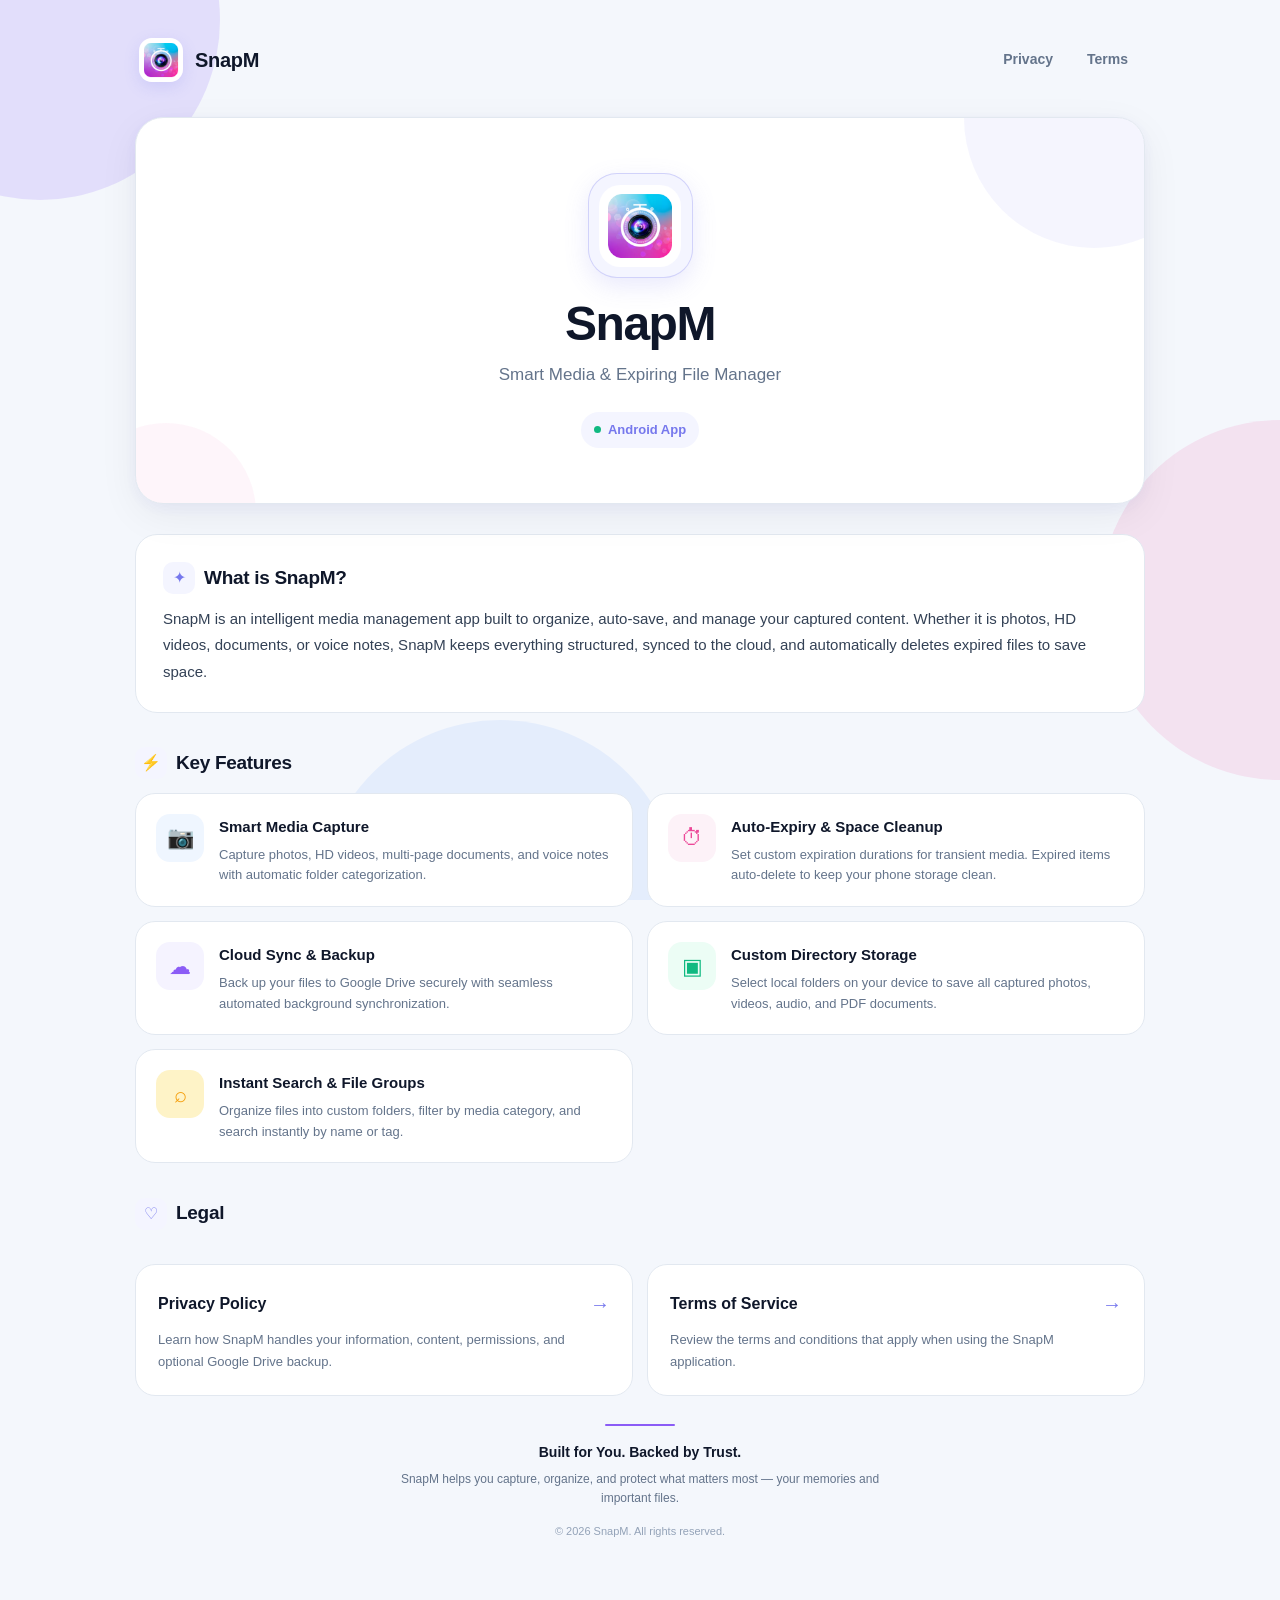
<file: snapM/index.html>
<!DOCTYPE html>
<html lang="en">
<head>
    <meta charset="UTF-8">
    <meta name="viewport" content="width=device-width, initial-scale=1.0">

    <title>SnapM - Smart Media & Expiring File Manager</title>

    <meta
        name="description"
        content="SnapM is a smart media management app for capturing, organizing, backing up, and managing photos, videos, documents, and voice notes."
    >

    <link rel="stylesheet" href="style.css">
</head>

<body>

    <div class="background">
        <div class="blob blob-one"></div>
        <div class="blob blob-two"></div>
        <div class="blob blob-three"></div>
    </div>

    <div class="container">

        <header>
            <a href="index.html" class="brand">
                <img src="icon.png" alt="SnapM logo" class="brand-logo">
                <span class="brand-name">SnapM</span>
            </a>

            <nav class="nav">
                <a href="privacy-policy.html">Privacy</a>
                <a href="terms-of-service.html">Terms</a>
            </nav>
        </header>


        <section class="hero">
            <div class="hero-content">

                <div class="logo-container">
                    <img src="icon.png" alt="SnapM" class="logo">
                </div>

                <h1>SnapM</h1>

                <p class="tagline">
                    Smart Media &amp; Expiring File Manager
                </p>

                <div class="version">
                    <span class="version-dot"></span>
                    Android App
                </div>

            </div>
        </section>


        <section class="intro">

            <div class="section-heading">
                <div class="section-icon">✦</div>
                <h2>What is SnapM?</h2>
            </div>

            <p>
                SnapM is an intelligent media management app built to
                organize, auto-save, and manage your captured content.
                Whether it is photos, HD videos, documents, or voice notes,
                SnapM keeps everything structured, synced to the cloud, and
                automatically deletes expired files to save space.
            </p>

        </section>


        <div class="section-heading features-title">
            <div class="section-icon">⚡</div>
            <h2>Key Features</h2>
        </div>

        <section class="features">

            <article class="feature">
                <div class="feature-icon blue">📷</div>
                <div>
                    <h3>Smart Media Capture</h3>
                    <p>
                        Capture photos, HD videos, multi-page documents,
                        and voice notes with automatic folder categorization.
                    </p>
                </div>
            </article>

            <article class="feature">
                <div class="feature-icon pink">⏱</div>
                <div>
                    <h3>Auto-Expiry &amp; Space Cleanup</h3>
                    <p>
                        Set custom expiration durations for transient media.
                        Expired items auto-delete to keep your phone storage clean.
                    </p>
                </div>
            </article>

            <article class="feature">
                <div class="feature-icon purple">☁</div>
                <div>
                    <h3>Cloud Sync &amp; Backup</h3>
                    <p>
                        Back up your files to Google Drive securely with
                        seamless automated background synchronization.
                    </p>
                </div>
            </article>

            <article class="feature">
                <div class="feature-icon green">▣</div>
                <div>
                    <h3>Custom Directory Storage</h3>
                    <p>
                        Select local folders on your device to save all
                        captured photos, videos, audio, and PDF documents.
                    </p>
                </div>
            </article>

            <article class="feature">
                <div class="feature-icon orange">⌕</div>
                <div>
                    <h3>Instant Search &amp; File Groups</h3>
                    <p>
                        Organize files into custom folders, filter by media
                        category, and search instantly by name or tag.
                    </p>
                </div>
            </article>

        </section>


        <div class="section-heading features-title">
            <div class="section-icon">♡</div>
            <h2>Legal</h2>
        </div>

        <section class="legal">

            <a href="privacy-policy.html" class="legal-card">
                <div class="legal-card-top">
                    <h3>Privacy Policy</h3>
                    <span class="arrow">→</span>
                </div>

                <p>
                    Learn how SnapM handles your information, content,
                    permissions, and optional Google Drive backup.
                </p>
            </a>

            <a href="terms-of-service.html" class="legal-card">
                <div class="legal-card-top">
                    <h3>Terms of Service</h3>
                    <span class="arrow">→</span>
                </div>

                <p>
                    Review the terms and conditions that apply when
                    using the SnapM application.
                </p>
            </a>

        </section>


        <footer>
            <div class="footer-divider"></div>

            <div class="footer-title">
                Built for You. Backed by Trust.
            </div>

            <p class="footer-text">
                SnapM helps you capture, organize, and protect what matters
                most — your memories and important files.
            </p>

            <div class="copyright">
                © 2026 SnapM. All rights reserved.
            </div>
        </footer>

    </div>

</body>
</html>
</file>
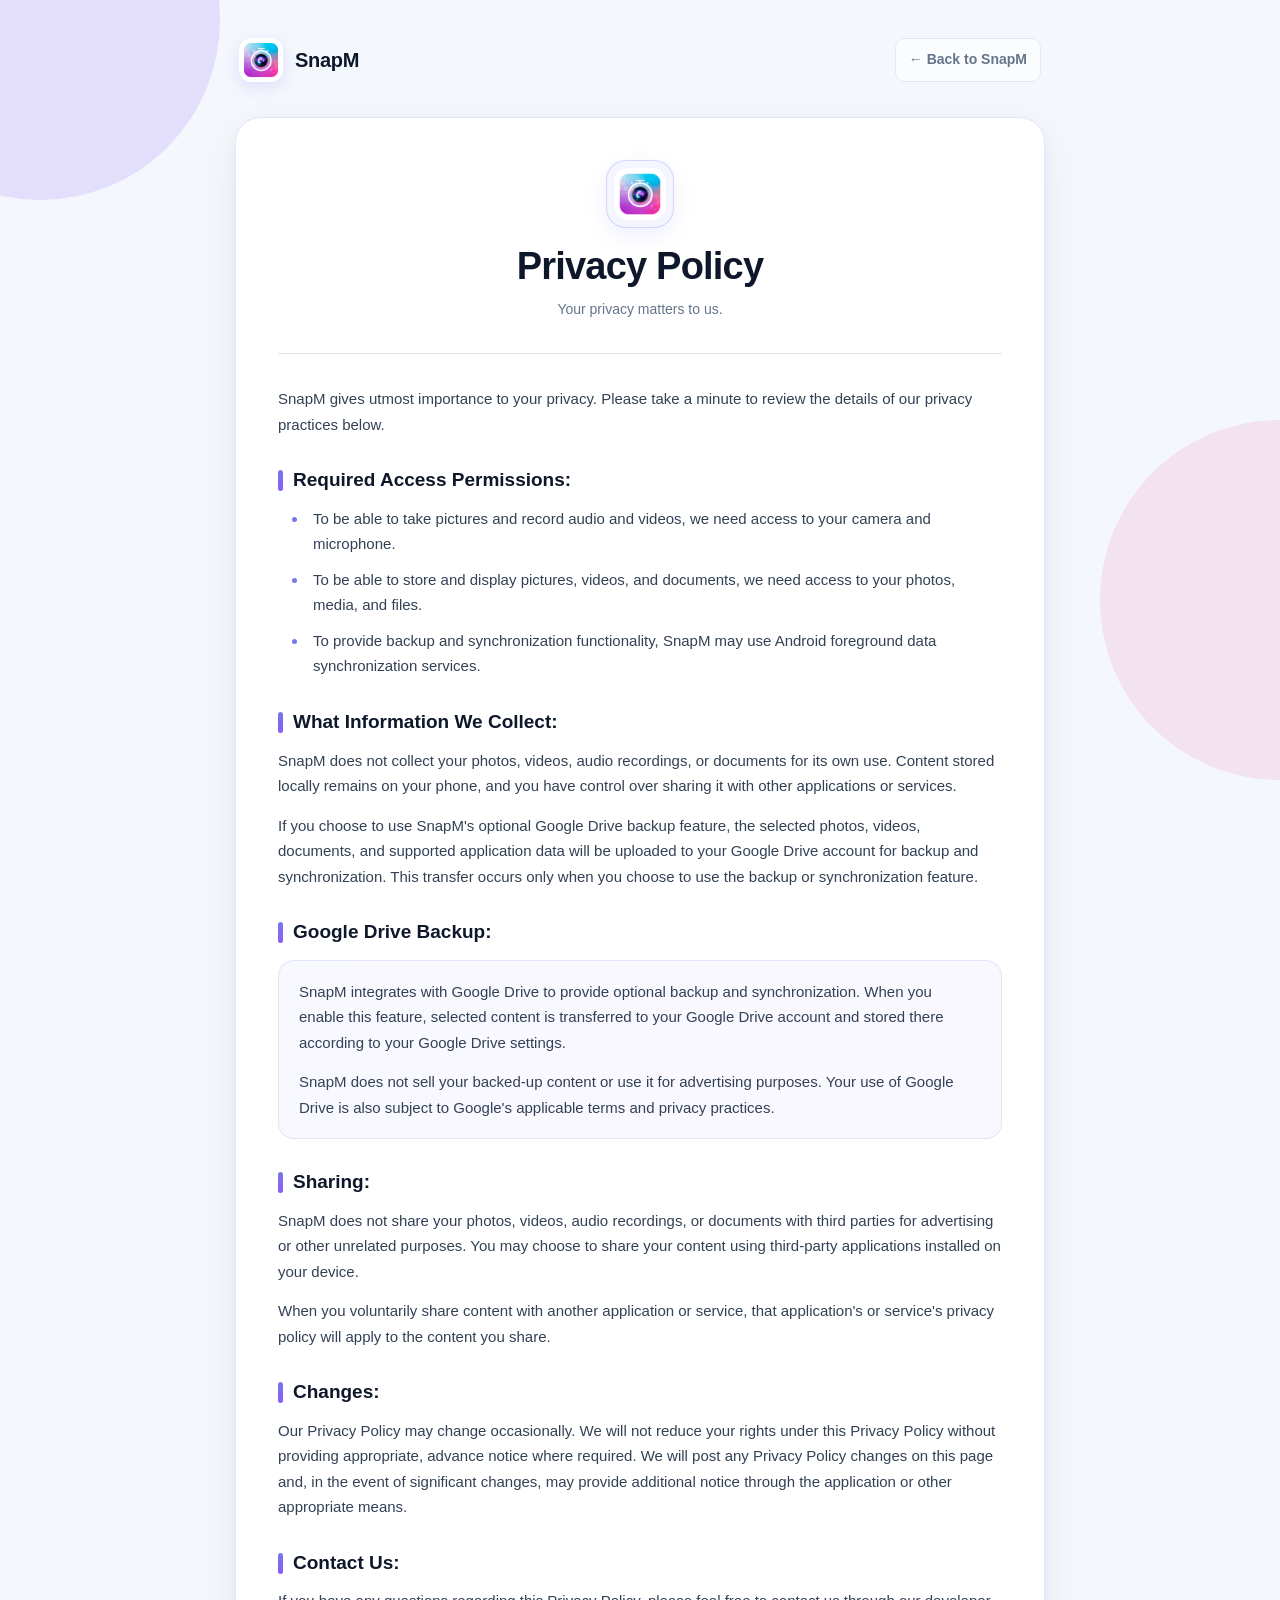
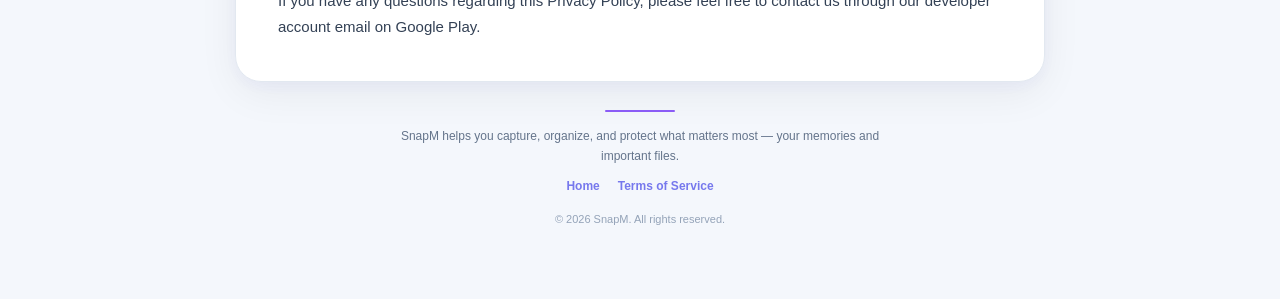
<file: snapM/privacy-policy.html>
<!DOCTYPE html>
<html lang="en">
<head>
    <meta charset="UTF-8">
    <meta name="viewport" content="width=device-width, initial-scale=1.0">

    <title>SnapM - Privacy Policy</title>

    <meta
        name="description"
        content="SnapM Privacy Policy"
    >

    <link rel="stylesheet" href="style.css">
</head>

<body>

    <div class="background">
        <div class="blob blob-one"></div>
        <div class="blob blob-two"></div>
        <div class="blob blob-three"></div>
    </div>

    <div class="container narrow">

        <header>

            <a href="index.html" class="brand">
                <img src="icon.png" alt="SnapM logo" class="brand-logo">
                <span class="brand-name">SnapM</span>
            </a>

            <a href="index.html" class="back-link">
                ← Back to SnapM
            </a>

        </header>


        <main class="policy-card">

            <div class="title-area">

                <div class="title-icon">
                    <img src="icon.png" alt="SnapM">
                </div>

                <h1>Privacy Policy</h1>

                <p class="subtitle">
                    Your privacy matters to us.
                </p>

            </div>


            <div class="content">

                <section>
                    <p>
                        SnapM gives utmost importance to your privacy. Please take a minute to review the details of our privacy practices below.
                    </p>
                </section>


                <section>

                    <h2>Required Access Permissions:</h2>

                    <ul>
                        <li>
                            To be able to take pictures and record audio and videos, we need access to your camera and microphone.
                        </li>

                        <li>
                            To be able to store and display pictures, videos, and documents, we need access to your photos, media, and files.
                        </li>

                        <li>
                            To provide backup and synchronization functionality, SnapM may use Android foreground data synchronization services.
                        </li>
                    </ul>

                </section>


                <section>

                    <h2>What Information We Collect:</h2>

                    <p>
                        SnapM does not collect your photos, videos, audio recordings, or documents for its own use. Content stored locally remains on your phone, and you have control over sharing it with other applications or services.
                    </p>

                    <p>
                        If you choose to use SnapM's optional Google Drive backup feature, the selected photos, videos, documents, and supported application data will be uploaded to your Google Drive account for backup and synchronization. This transfer occurs only when you choose to use the backup or synchronization feature.
                    </p>

                </section>


                <section>

                    <h2>Google Drive Backup:</h2>

                    <div class="highlight">

                        <p>
                            SnapM integrates with Google Drive to provide optional backup and synchronization. When you enable this feature, selected content is transferred to your Google Drive account and stored there according to your Google Drive settings.
                        </p>

                        <p>
                            SnapM does not sell your backed-up content or use it for advertising purposes. Your use of Google Drive is also subject to Google's applicable terms and privacy practices.
                        </p>

                    </div>

                </section>


                <section>

                    <h2>Sharing:</h2>

                    <p>
                        SnapM does not share your photos, videos, audio recordings, or documents with third parties for advertising or other unrelated purposes. You may choose to share your content using third-party applications installed on your device.
                    </p>

                    <p>
                        When you voluntarily share content with another application or service, that application's or service's privacy policy will apply to the content you share.
                    </p>

                </section>


                <section>

                    <h2>Changes:</h2>

                    <p>
                        Our Privacy Policy may change occasionally. We will not reduce your rights under this Privacy Policy without providing appropriate, advance notice where required. We will post any Privacy Policy changes on this page and, in the event of significant changes, may provide additional notice through the application or other appropriate means.
                    </p>

                </section>


                <section>

                    <h2>Contact Us:</h2>

                    <p>
                        If you have any questions regarding this Privacy Policy, please feel free to contact us through our developer account email on Google Play.
                    </p>

                </section>

            </div>

        </main>


        <footer>

            <div class="footer-divider"></div>

            <p class="footer-text">
                SnapM helps you capture, organize, and protect what matters most
                — your memories and important files.
            </p>

            <div class="footer-links">
                <a href="index.html">Home</a>
                <a href="terms-of-service.html">Terms of Service</a>
            </div>

            <p class="copyright">
                © 2026 SnapM. All rights reserved.
            </p>

        </footer>

    </div>

</body>
</html>
</file>
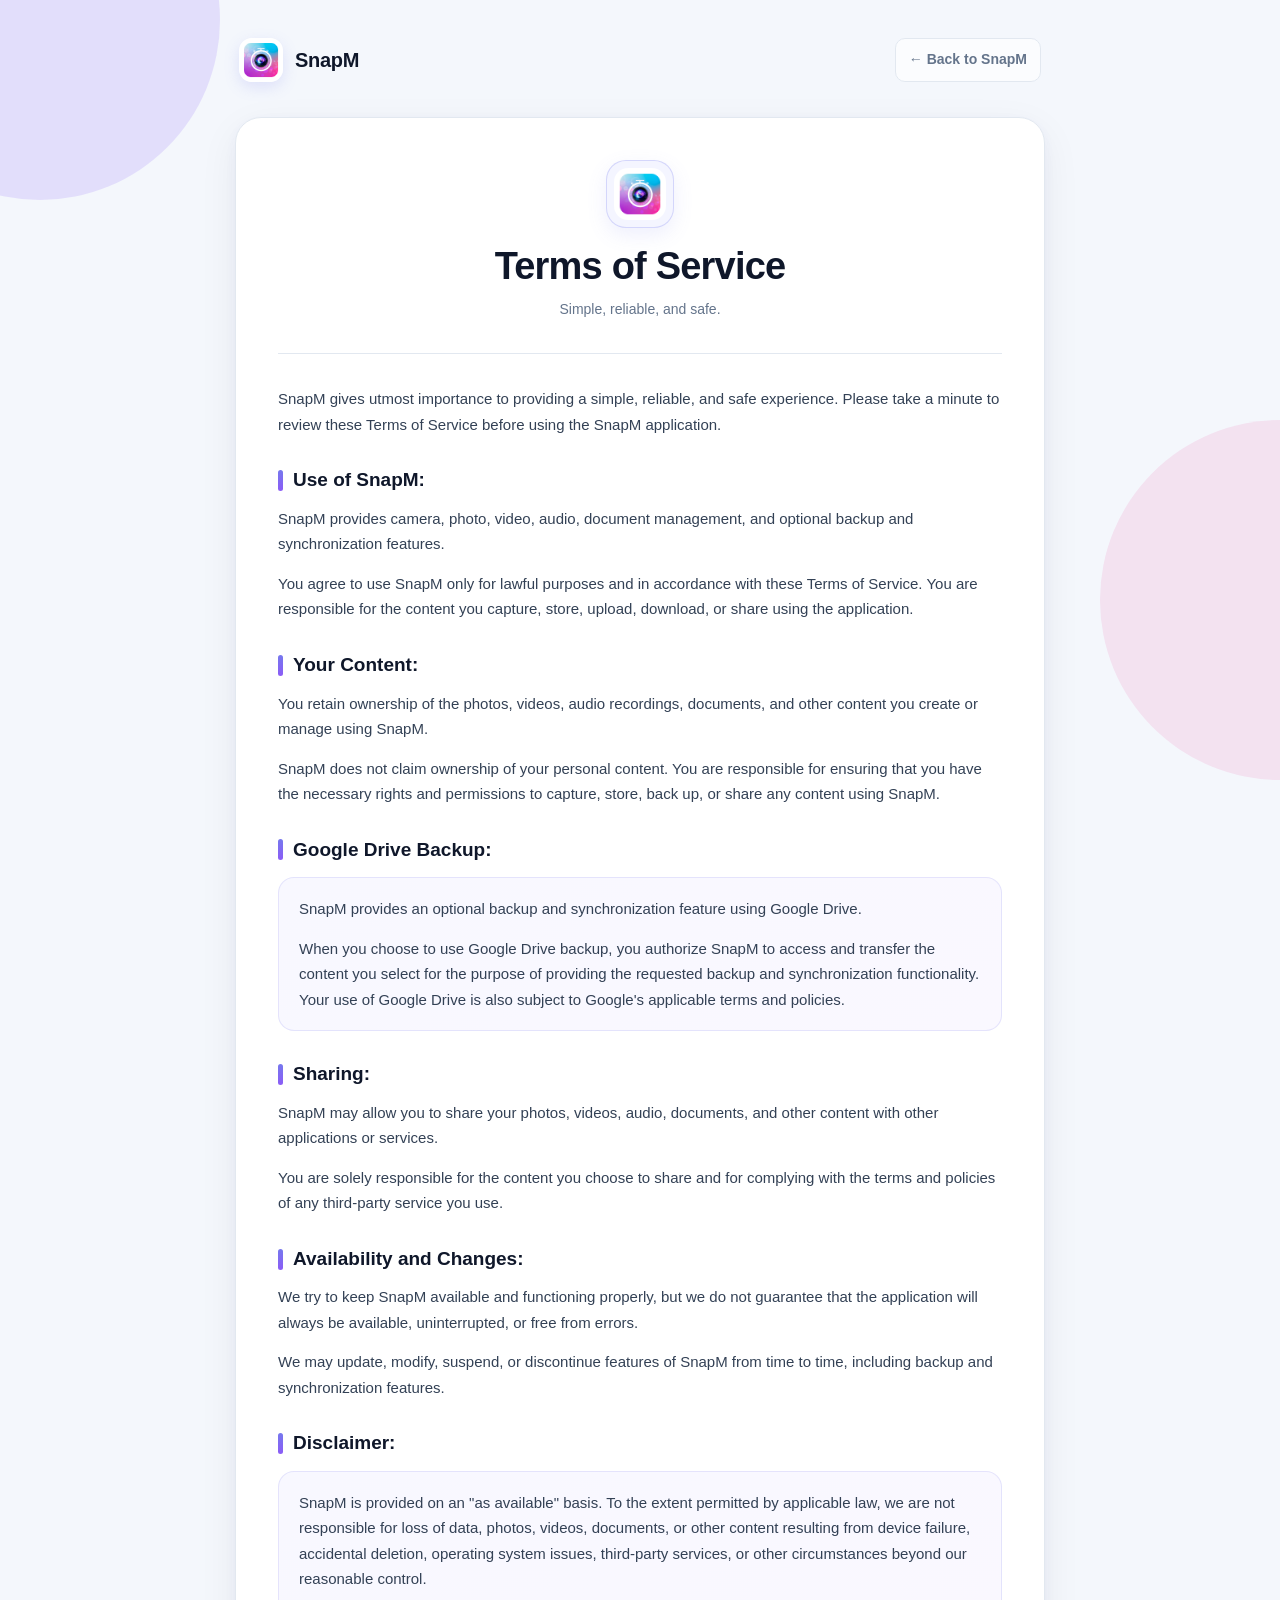
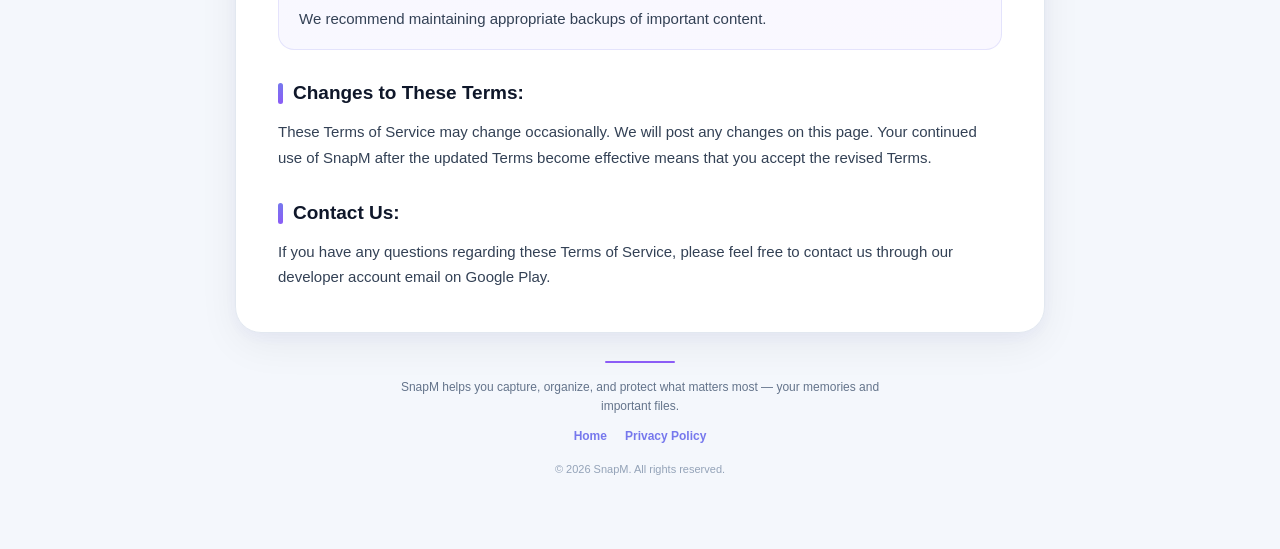
<file: snapM/terms-of-service.html>
<!DOCTYPE html>
<html lang="en">
<head>
    <meta charset="UTF-8">
    <meta name="viewport" content="width=device-width, initial-scale=1.0">

    <title>SnapM - Terms of Service</title>

    <meta
        name="description"
        content="SnapM Terms of Service"
    >

    <link rel="stylesheet" href="style.css">
</head>

<body>

    <div class="background">
        <div class="blob blob-one"></div>
        <div class="blob blob-two"></div>
        <div class="blob blob-three"></div>
    </div>

    <div class="container narrow">

        <header>

            <a href="index.html" class="brand">
                <img src="icon.png" alt="SnapM logo" class="brand-logo">
                <span class="brand-name">SnapM</span>
            </a>

            <a href="index.html" class="back-link">
                ← Back to SnapM
            </a>

        </header>


        <main class="terms-card">

            <div class="title-area">

                <div class="title-icon">
                    <img src="icon.png" alt="SnapM">
                </div>

                <h1>Terms of Service</h1>

                <p class="subtitle">
                    Simple, reliable, and safe.
                </p>

            </div>


            <div class="content">

                <section>

                    <p>
                        SnapM gives utmost importance to providing a simple, reliable, and safe experience. Please take a minute to review these Terms of Service before using the SnapM application.
                    </p>

                </section>


                <section>

                    <h2>Use of SnapM:</h2>

                    <p>
                        SnapM provides camera, photo, video, audio, document management, and optional backup and synchronization features.
                    </p>

                    <p>
                        You agree to use SnapM only for lawful purposes and in accordance with these Terms of Service. You are responsible for the content you capture, store, upload, download, or share using the application.
                    </p>

                </section>


                <section>

                    <h2>Your Content:</h2>

                    <p>
                        You retain ownership of the photos, videos, audio recordings, documents, and other content you create or manage using SnapM.
                    </p>

                    <p>
                        SnapM does not claim ownership of your personal content. You are responsible for ensuring that you have the necessary rights and permissions to capture, store, back up, or share any content using SnapM.
                    </p>

                </section>


                <section>

                    <h2>Google Drive Backup:</h2>

                    <div class="highlight">

                        <p>
                            SnapM provides an optional backup and synchronization feature using Google Drive.
                        </p>

                        <p>
                            When you choose to use Google Drive backup, you authorize SnapM to access and transfer the content you select for the purpose of providing the requested backup and synchronization functionality. Your use of Google Drive is also subject to Google's applicable terms and policies.
                        </p>

                    </div>

                </section>


                <section>

                    <h2>Sharing:</h2>

                    <p>
                        SnapM may allow you to share your photos, videos, audio, documents, and other content with other applications or services.
                    </p>

                    <p>
                        You are solely responsible for the content you choose to share and for complying with the terms and policies of any third-party service you use.
                    </p>

                </section>


                <section>

                    <h2>Availability and Changes:</h2>

                    <p>
                        We try to keep SnapM available and functioning properly, but we do not guarantee that the application will always be available, uninterrupted, or free from errors.
                    </p>

                    <p>
                        We may update, modify, suspend, or discontinue features of SnapM from time to time, including backup and synchronization features.
                    </p>

                </section>


                <section>

                    <h2>Disclaimer:</h2>

                    <div class="highlight">

                        <p>
                            SnapM is provided on an "as available" basis. To the extent permitted by applicable law, we are not responsible for loss of data, photos, videos, documents, or other content resulting from device failure, accidental deletion, operating system issues, third-party services, or other circumstances beyond our reasonable control.
                        </p>

                        <p>
                            We recommend maintaining appropriate backups of important content.
                        </p>

                    </div>

                </section>


                <section>

                    <h2>Changes to These Terms:</h2>

                    <p>
                        These Terms of Service may change occasionally. We will post any changes on this page. Your continued use of SnapM after the updated Terms become effective means that you accept the revised Terms.
                    </p>

                </section>


                <section>

                    <h2>Contact Us:</h2>

                    <p>
                        If you have any questions regarding these Terms of Service, please feel free to contact us through our developer account email on Google Play.
                    </p>

                </section>

            </div>

        </main>


        <footer>

            <div class="footer-divider"></div>

            <p class="footer-text">
                SnapM helps you capture, organize, and protect what matters most
                — your memories and important files.
            </p>

            <div class="footer-links">
                <a href="index.html">Home</a>
                <a href="privacy-policy.html">Privacy Policy</a>
            </div>

            <p class="copyright">
                © 2026 SnapM. All rights reserved.
            </p>

        </footer>

    </div>

</body>
</html>
</file>
<file: snapM/style.css>
* {
    box-sizing: border-box;
    margin: 0;
    padding: 0;
}

:root {
    --primary: #7678ED;
    --primary-dark: #6366D8;
    --purple: #8B5CF6;
    --pink: #EC4899;
    --blue: #3B82F6;

    --background: #F4F7FC;
    --card: #FFFFFF;
    --text: #0F172A;
    --text-secondary: #64748B;
    --body-text: #334155;
    --border: #E2E8F0;
}

html {
    scroll-behavior: smooth;
}

body {
    font-family:
        -apple-system,
        BlinkMacSystemFont,
        "Segoe UI",
        Roboto,
        Helvetica,
        Arial,
        sans-serif;

    background: var(--background);
    color: var(--text);
    min-height: 100vh;
    line-height: 1.7;
    overflow-x: hidden;
}

/* Background */

.background {
    position: fixed;
    inset: 0;
    pointer-events: none;
    overflow: hidden;
    z-index: -1;
}

.blob {
    position: absolute;
    width: 360px;
    height: 360px;
    border-radius: 50%;
}

.blob-one {
    top: -160px;
    left: -140px;
    background: rgba(139, 92, 246, 0.16);
}

.blob-two {
    top: 420px;
    right: -180px;
    background: rgba(236, 72, 153, 0.12);
}

.blob-three {
    bottom: -180px;
    left: 25%;
    background: rgba(59, 130, 246, 0.08);
}

/* Container */

.container {
    width: 100%;
    max-width: 1050px;
    margin: 0 auto;
    padding: 30px 20px 70px;
}

.container.narrow {
    max-width: 850px;
}

/* Header */

header {
    display: flex;
    align-items: center;
    justify-content: space-between;
    padding: 8px 4px 35px;
}

.brand {
    display: flex;
    align-items: center;
    gap: 12px;
    text-decoration: none;
    color: var(--text);
}

.brand-logo {
    width: 44px;
    height: 44px;
    border-radius: 13px;
    object-fit: contain;
    box-shadow: 0 5px 15px rgba(118, 120, 237, 0.18);
}

.brand-name {
    font-size: 20px;
    font-weight: 700;
    letter-spacing: -0.3px;
}

.nav {
    display: flex;
    gap: 8px;
}

.nav a,
.back-link {
    text-decoration: none;
    color: var(--text-secondary);
    font-size: 14px;
    font-weight: 600;
    padding: 9px 13px;
    border-radius: 10px;
    transition: 0.2s ease;
}

.nav a:hover,
.back-link:hover {
    color: var(--primary);
    background: rgba(118, 120, 237, 0.08);
}

.back-link {
    display: inline-flex;
    align-items: center;
    gap: 7px;
    border: 1px solid var(--border);
    background: rgba(255, 255, 255, 0.65);
}

/* Hero */

.hero {
    background: var(--card);
    border: 1px solid var(--border);
    border-radius: 28px;
    padding: 55px 30px;
    text-align: center;

    box-shadow:
        0 12px 40px rgba(15, 23, 42, 0.06),
        0 4px 15px rgba(118, 120, 237, 0.06);

    position: relative;
    overflow: hidden;
}

.hero::before {
    content: "";
    position: absolute;
    width: 260px;
    height: 260px;
    border-radius: 50%;
    background: rgba(118, 120, 237, 0.07);
    top: -130px;
    right: -80px;
}

.hero::after {
    content: "";
    position: absolute;
    width: 180px;
    height: 180px;
    border-radius: 50%;
    background: rgba(236, 72, 153, 0.05);
    bottom: -100px;
    left: -60px;
}

.hero-content {
    position: relative;
    z-index: 1;
}

.logo-container {
    width: 105px;
    height: 105px;
    margin: 0 auto 20px;

    border-radius: 29px;
    background: #F4F5FF;

    display: flex;
    align-items: center;
    justify-content: center;

    border: 1.5px solid rgba(118, 120, 237, 0.28);

    box-shadow:
        0 8px 25px rgba(118, 120, 237, 0.16);
}

.logo {
    width: 82px;
    height: 82px;
    border-radius: 21px;
    object-fit: contain;
}

.hero h1 {
    font-size: clamp(34px, 6vw, 48px);
    line-height: 1.1;
    letter-spacing: -1.5px;
    margin-bottom: 10px;
}

.tagline {
    font-size: 17px;
    color: var(--text-secondary);
    margin-bottom: 22px;
}

.version {
    display: inline-flex;
    align-items: center;
    gap: 7px;

    padding: 7px 13px;
    border-radius: 20px;

    background: #F4F5FF;
    color: var(--primary);

    font-size: 13px;
    font-weight: 600;
}

.version-dot {
    width: 7px;
    height: 7px;
    background: #10B981;
    border-radius: 50%;
}

/* Section */

.section-heading {
    display: flex;
    align-items: center;
    gap: 9px;
    margin-bottom: 12px;
}

.section-icon {
    width: 32px;
    height: 32px;
    border-radius: 10px;
    background: #F4F5FF;
    color: var(--primary);

    display: flex;
    align-items: center;
    justify-content: center;

    font-size: 16px;
}

.section-heading h2 {
    font-size: 19px;
    letter-spacing: -0.3px;
}

/* Intro */

.intro {
    margin: 30px 0;
    background: white;
    border: 1px solid var(--border);
    border-radius: 22px;
    padding: 27px;
}

.intro p {
    color: var(--body-text);
    font-size: 15px;
    line-height: 1.75;
}

/* Features */

.features-title {
    margin: 34px 0 14px;
}

.features {
    display: grid;
    grid-template-columns: repeat(2, 1fr);
    gap: 14px;
}

.feature {
    background: white;
    border: 1px solid var(--border);
    border-radius: 20px;
    padding: 20px;

    display: flex;
    gap: 15px;

    transition:
        transform 0.2s ease,
        box-shadow 0.2s ease,
        border-color 0.2s ease;
}

.feature:hover {
    transform: translateY(-2px);
    border-color: rgba(118, 120, 237, 0.3);
    box-shadow: 0 8px 25px rgba(15, 23, 42, 0.05);
}

.feature-icon {
    width: 48px;
    height: 48px;
    min-width: 48px;

    border-radius: 14px;

    display: flex;
    align-items: center;
    justify-content: center;

    font-size: 22px;
}

.blue {
    color: #3B82F6;
    background: #EFF6FF;
}

.pink {
    color: #EC4899;
    background: #FDF2F8;
}

.purple {
    color: #8B5CF6;
    background: #F5F3FF;
}

.green {
    color: #10B981;
    background: #ECFDF5;
}

.orange {
    color: #F59E0B;
    background: #FEF3C7;
}

.feature h3 {
    font-size: 15px;
    margin-bottom: 5px;
}

.feature p {
    color: var(--text-secondary);
    font-size: 13px;
    line-height: 1.6;
}

/* Legal */

.legal {
    margin-top: 34px;

    display: grid;
    grid-template-columns: repeat(2, 1fr);
    gap: 14px;
}

.legal-card {
    display: block;
    text-decoration: none;
    color: var(--text);

    background: white;
    border: 1px solid var(--border);
    border-radius: 20px;

    padding: 22px;

    transition: 0.2s ease;
}

.legal-card:hover {
    transform: translateY(-2px);
    border-color: rgba(118, 120, 237, 0.35);
    box-shadow: 0 8px 25px rgba(15, 23, 42, 0.05);
}

.legal-card-top {
    display: flex;
    align-items: center;
    justify-content: space-between;
    margin-bottom: 8px;
}

.legal-card h3 {
    font-size: 16px;
}

.arrow {
    color: var(--primary);
    font-size: 20px;
}

.legal-card p {
    color: var(--text-secondary);
    font-size: 13px;
}

/* Legal document */

.policy-card,
.terms-card {
    background: var(--card);
    border: 1px solid var(--border);
    border-radius: 26px;
    padding: 42px;

    box-shadow:
        0 12px 40px rgba(15, 23, 42, 0.06),
        0 4px 15px rgba(118, 120, 237, 0.05);
}

.title-area {
    text-align: center;
    padding-bottom: 32px;
    border-bottom: 1px solid var(--border);
    margin-bottom: 32px;
}

.title-icon {
    width: 68px;
    height: 68px;
    margin: 0 auto 16px;

    border-radius: 20px;
    background: #F4F5FF;

    display: flex;
    align-items: center;
    justify-content: center;

    border: 1px solid rgba(118, 120, 237, 0.25);

    box-shadow:
        0 7px 20px rgba(118, 120, 237, 0.12);
}

.title-icon img {
    width: 52px;
    height: 52px;
    border-radius: 14px;
    object-fit: contain;
}

.title-area h1 {
    font-size: clamp(28px, 5vw, 38px);
    letter-spacing: -0.8px;
    line-height: 1.2;
    margin-bottom: 8px;
}

.subtitle {
    color: var(--text-secondary);
    font-size: 14px;
}

.content {
    color: var(--body-text);
    font-size: 15px;
}

.content section {
    margin-bottom: 30px;
}

.content section:last-child {
    margin-bottom: 0;
}

.content h2 {
    display: flex;
    align-items: center;
    gap: 10px;

    color: var(--text);
    font-size: 19px;
    line-height: 1.4;

    margin-bottom: 12px;
}

.content h2::before {
    content: "";
    width: 5px;
    height: 21px;
    border-radius: 5px;

    background: linear-gradient(
        to bottom,
        var(--primary),
        var(--purple)
    );

    flex-shrink: 0;
}

.content p {
    margin-bottom: 14px;
}

.content p:last-child {
    margin-bottom: 0;
}

.content ul {
    margin: 8px 0 0 20px;
    padding-left: 10px;
}

.content li {
    margin-bottom: 10px;
    padding-left: 5px;
}

.content li::marker {
    color: var(--primary);
}

.highlight {
    background: linear-gradient(
        135deg,
        #F8F8FF,
        #FAF8FF
    );

    border: 1px solid rgba(118, 120, 237, 0.16);
    border-radius: 16px;

    padding: 18px 20px;
    margin-top: 14px;
}

/* Footer */

footer {
    text-align: center;
    padding: 28px 10px 0;
}

.footer-divider {
    width: 70px;
    height: 2px;
    background: var(--purple);
    border-radius: 2px;
    margin: 0 auto 15px;
}

.footer-title {
    font-size: 14px;
    font-weight: 600;
    margin-bottom: 5px;
}

.footer-text {
    color: var(--text-secondary);
    font-size: 12px;
    line-height: 1.6;
    max-width: 520px;
    margin: 0 auto;
}

.footer-links {
    display: flex;
    justify-content: center;
    gap: 18px;
    margin-top: 10px;
}

.footer-links a {
    color: var(--primary);
    text-decoration: none;
    font-size: 12px;
    font-weight: 600;
}

.footer-links a:hover {
    text-decoration: underline;
}

.copyright {
    color: #94A3B8;
    font-size: 11px;
    margin-top: 14px;
}

/* Mobile */

@media (max-width: 700px) {
    .container {
        padding: 18px 14px 50px;
    }

    header {
        padding-bottom: 22px;
    }

    .nav a {
        font-size: 12px;
        padding: 8px 9px;
    }

    .brand-logo {
        width: 40px;
        height: 40px;
    }

    .brand-name {
        font-size: 18px;
    }

    .hero {
        border-radius: 23px;
        padding: 40px 20px;
    }

    .logo-container {
        width: 90px;
        height: 90px;
        border-radius: 25px;
    }

    .logo {
        width: 70px;
        height: 70px;
    }

    .tagline {
        font-size: 15px;
    }

    .features,
    .legal {
        grid-template-columns: 1fr;
    }

    .policy-card,
    .terms-card {
        padding: 28px 20px;
        border-radius: 21px;
    }

    .content {
        font-size: 14px;
    }

    .content h2 {
        font-size: 17px;
    }

    .title-area {
        padding-bottom: 26px;
        margin-bottom: 27px;
    }
}

@media (max-width: 420px) {
    .nav {
        display: none;
    }

    .hero h1 {
        font-size: 34px;
    }

    .intro,
    .feature,
    .legal-card {
        padding: 18px;
    }

    .policy-card,
    .terms-card {
        padding: 25px 17px;
    }
}
</file>
